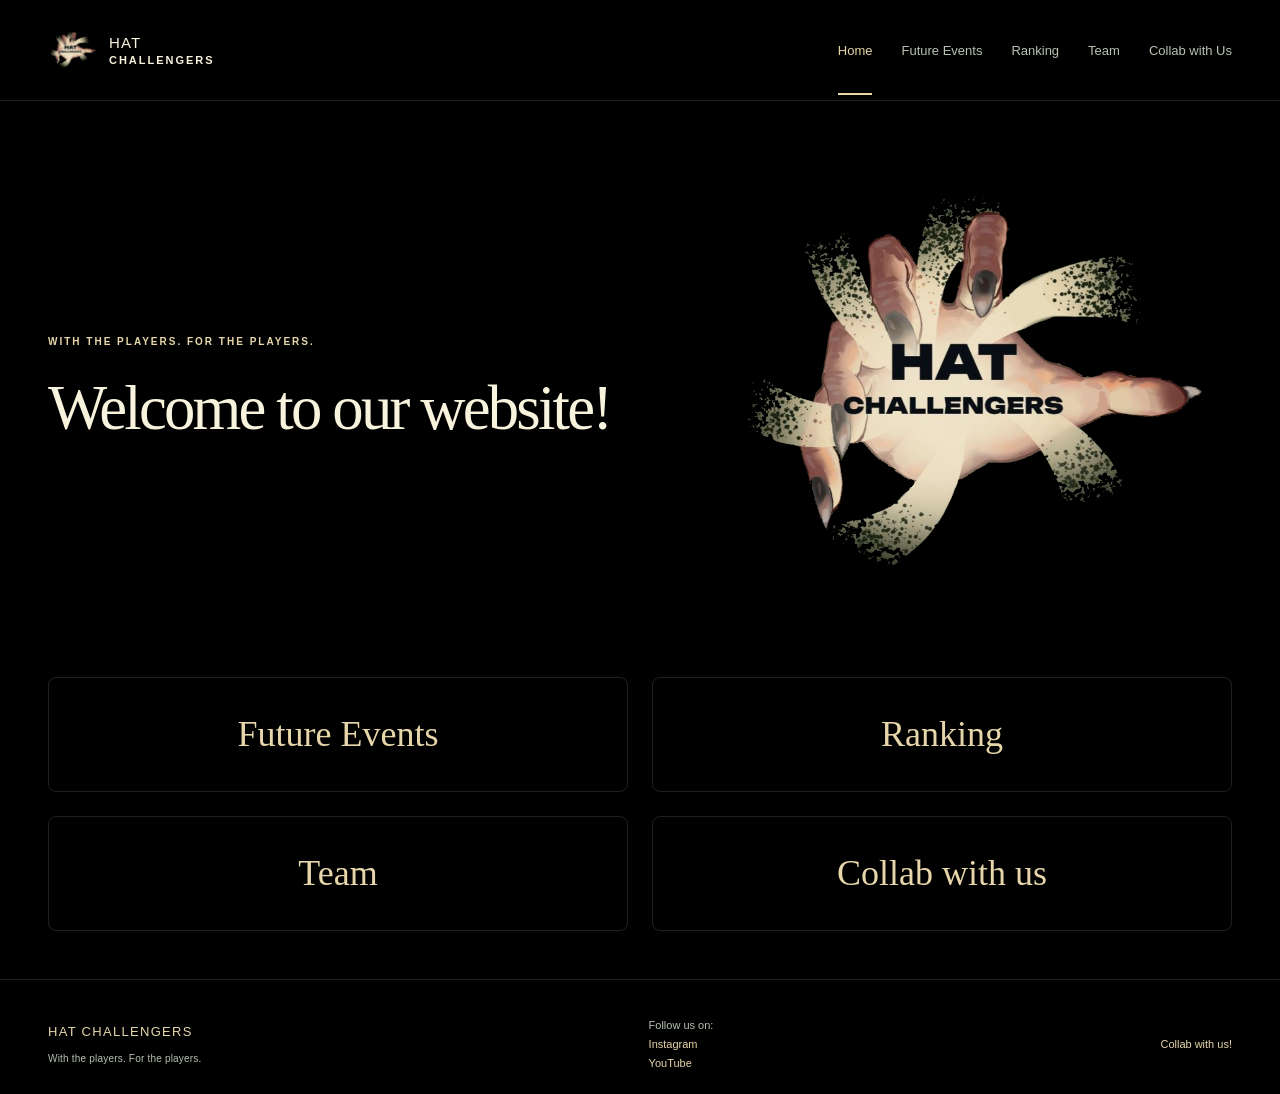
<file: index.html>
<!doctype html>
<html lang="en">
<head>
  <meta charset="utf-8">
  <meta name="viewport" content="width=device-width, initial-scale=1">
  <meta name="description" content="HAT Challengers — tournaments, events, and community dedicated to the Yu-Gi-Oh! HAT format.">
  <meta name="theme-color" content="#18231B">
  <title>HAT Challengers</title>
  <link rel="icon" href="assets/hat-challengers-favicon.png" type="image/png">
  <link rel="stylesheet" href="css/styles.css">
  <link rel="stylesheet" href="css/home.css">
  <script src="js/constants.js?v=2" defer></script>
  <script src="js/main.js" defer></script>
</head>
<body>
  <a class="skip-link" href="#main">Skip to content</a>
  <header class="site-header">
    <div class="container header-inner">
      <a class="brand" href="index.html" aria-label="HAT Challengers home"><img src="assets/logo_challengers_dark.png" alt="" width="48" height="48"><span>HAT <strong>CHALLENGERS</strong></span></a>
      <button class="menu-toggle" aria-expanded="false" aria-controls="navigation" hidden>Menu <span aria-hidden="true">☰</span></button>
      <nav id="navigation" aria-label="Main navigation"><a href="index.html" aria-current="page">Home</a><a href="pages/future-events.html">Future Events</a><a href="pages/ranking.html">Ranking</a><a href="pages/team.html">Team</a><a href="pages/collab.html">Collab with Us</a></nav>
    </div>
  </header>
  <main id="main" class="home-page">
    <section class="container home-hero">
      <div>
        <p class="eyebrow" data-slogan>WITH THE PLAYERS. FOR THE PLAYERS.</p>
        <h1>Welcome to our website!</h1>
      </div>
      <img class="home-logo" src="assets/logo_challengers_dark.png" alt="Circular HAT Challengers logo featuring an outstretched hand" width="773" height="773">
    </section>
    <div class="container home-links">
      <a href="pages/future-events.html">Future Events</a>
      <a href="pages/ranking.html">Ranking</a>
      <a href="pages/team.html">Team</a>
      <a href="pages/collab.html">Collab with us</a>
    </div>
  </main>
  <footer class="site-footer">
    <div class="container footer-inner">
      <a class="footer-brand" href="index.html">HAT CHALLENGERS<span data-slogan></span></a>
      <div class="footer-social">
        <h2>Follow us on:</h2>
        <a href="https://www.instagram.com/hat_challengers/" target="_blank" rel="noopener noreferrer">Instagram</a>
        <a href="https://www.youtube.com/@HatChallengers/streams" target="_blank" rel="noopener noreferrer">YouTube</a>
      </div>
      <a href="pages/collab.html">Collab with us!</a>
    </div>
  </footer>
</body>
</html>
</file>
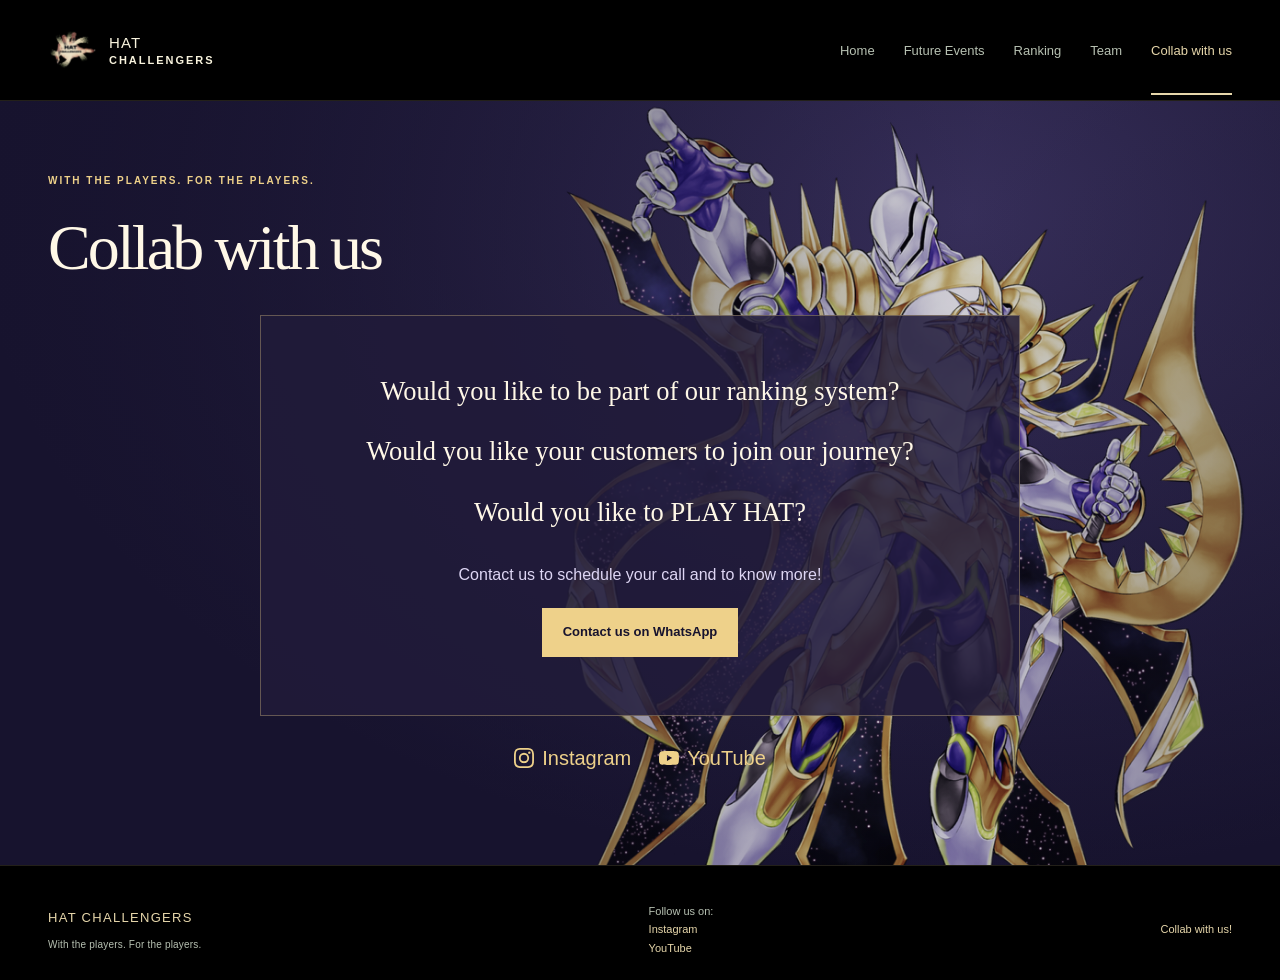
<file: pages/collab.html>
<!doctype html>
<html lang="en">
<head>
  <meta charset="utf-8">
  <meta name="viewport" content="width=device-width, initial-scale=1">
  <meta name="description" content="HAT Challengers — tournaments, events, and community dedicated to the Yu-Gi-Oh! HAT format.">
  <meta name="theme-color" content="#18231B">
  <title>Collab with us | HAT Challengers</title>
  <link rel="icon" href="../assets/hat-challengers-favicon.png" type="image/png">
  <link rel="stylesheet" href="../css/styles.css">
  <link rel="stylesheet" href="../css/collab.css">
  <script src="../js/constants.js?v=2" defer></script>
  <script src="../js/main.js" defer></script>
</head>
<body>
  <a class="skip-link" href="#main">Skip to content</a>
  <header class="site-header">
    <div class="container header-inner">
      <a class="brand" href="../index.html" aria-label="HAT Challengers home"><img src="../assets/logo_challengers_dark.png" alt="" width="48" height="48"><span>HAT <strong>CHALLENGERS</strong></span></a>
      <button class="menu-toggle" aria-expanded="false" aria-controls="navigation" hidden>Menu <span aria-hidden="true">☰</span></button>
      <nav id="navigation" aria-label="Main navigation"><a href="../index.html">Home</a><a href="../pages/future-events.html">Future Events</a><a href="../pages/ranking.html">Ranking</a><a href="../pages/team.html">Team</a><a href="../pages/collab.html" aria-current="page">Collab with us</a></nav>
    </div>
  </header>
  <main id="main" class="collab-page">
    <section class="container page-heading">
      <p class="eyebrow" data-slogan></p>
      <h1>Collab with us</h1>
    </section>
    <div class="container collab-content">
      <div class="collab-box">
        <div class="collab-questions">
          <p>Would you like to be part of our ranking system?</p>
          <p>Would you like your customers to join our journey?</p>
          <p>Would you like to PLAY HAT?</p>
        </div>
        <p class="collab-invitation">Contact us to schedule your call and to know more!</p>
        <a class="button primary" href="https://wa.me/393457853017" target="_blank" rel="noopener noreferrer">Contact us on WhatsApp</a>
      </div>
      <template id="collab-social">
        <div class="collab-social">
          <a target="_blank" rel="noopener noreferrer">
            <svg aria-hidden="true" width="20" height="20" viewBox="0 0 24 24" fill="currentColor">
              <path d="M12 2.16c3.2 0 3.58.01 4.85.07 3.25.15 4.77 1.69 4.92 4.92.06 1.27.07 1.65.07 4.85s-.01 3.58-.07 4.85c-.15 3.23-1.67 4.77-4.92 4.92-1.27.06-1.65.07-4.85.07s-3.58-.01-4.85-.07c-3.26-.15-4.77-1.7-4.92-4.92-.06-1.27-.07-1.65-.07-4.85s.01-3.58.07-4.85c.15-3.23 1.67-4.77 4.92-4.92 1.27-.06 1.65-.07 4.85-.07ZM12 0C8.74 0 8.33.01 7.05.07 2.69.27.27 2.69.07 7.05.01 8.33 0 8.74 0 12s.01 3.67.07 4.95c.2 4.36 2.62 6.78 6.98 6.98 1.28.06 1.69.07 4.95.07s3.67-.01 4.95-.07c4.36-.2 6.78-2.62 6.98-6.98.06-1.28.07-1.69.07-4.95s-.01-3.67-.07-4.95c-.2-4.36-2.62-6.78-6.98-6.98C15.67.01 15.26 0 12 0Zm0 5.84a6.16 6.16 0 1 0 0 12.32 6.16 6.16 0 0 0 0-12.32ZM12 16a4 4 0 1 1 0-8 4 4 0 0 1 0 8Zm6.41-11.85a1.44 1.44 0 1 0 0 2.88 1.44 1.44 0 0 0 0-2.88Z"/>
            </svg>
            Instagram
          </a>
          <a target="_blank" rel="noopener noreferrer">
            <svg aria-hidden="true" width="20" height="20" viewBox="0 0 24 24" fill="currentColor">
              <path fill-rule="evenodd" d="M23.5 6.19a3.02 3.02 0 0 0-2.12-2.13C19.5 3.55 12 3.55 12 3.55s-7.5 0-9.38.5A3.02 3.02 0 0 0 .5 6.2C0 8.07 0 12 0 12s0 3.93.5 5.81a3.02 3.02 0 0 0 2.12 2.13c1.88.51 9.38.51 9.38.51s7.5 0 9.38-.5a3.02 3.02 0 0 0 2.12-2.14c.5-1.88.5-5.81.5-5.81s0-3.93-.5-5.81ZM9.55 15.57V8.43L15.82 12l-6.27 3.57Z"/>
            </svg>
            YouTube
          </a>
        </div>
      </template>
    </div>
  </main>
  <footer class="site-footer">
    <div class="container footer-inner">
      <a class="footer-brand" href="../index.html">HAT CHALLENGERS<span data-slogan></span></a>
      <div class="footer-social">
        <h2>Follow us on:</h2>
        <a href="https://www.instagram.com/hat_challengers/" target="_blank" rel="noopener noreferrer">Instagram</a>
        <a href="https://www.youtube.com/@HatChallengers/streams" target="_blank" rel="noopener noreferrer">YouTube</a>
      </div>
      <a href="../pages/collab.html">Collab with us!</a>
    </div>
  </footer>
  <script>
    const socialTemplate = document.querySelector('#collab-social');
    const footerLinks = Array.from(document.querySelectorAll('.footer-social a[href]'));
    const socialLinks = socialTemplate.content.cloneNode(true);

    for (const link of socialLinks.querySelectorAll('a')) {
      const footerLink = footerLinks.find((item) => item.textContent.trim() === link.textContent.trim());
      if (footerLink) {
        link.href = footerLink.href;
      } else {
        link.remove();
      }
    }

    socialTemplate.replaceWith(socialLinks);
  </script>
</body>
</html>
</file>
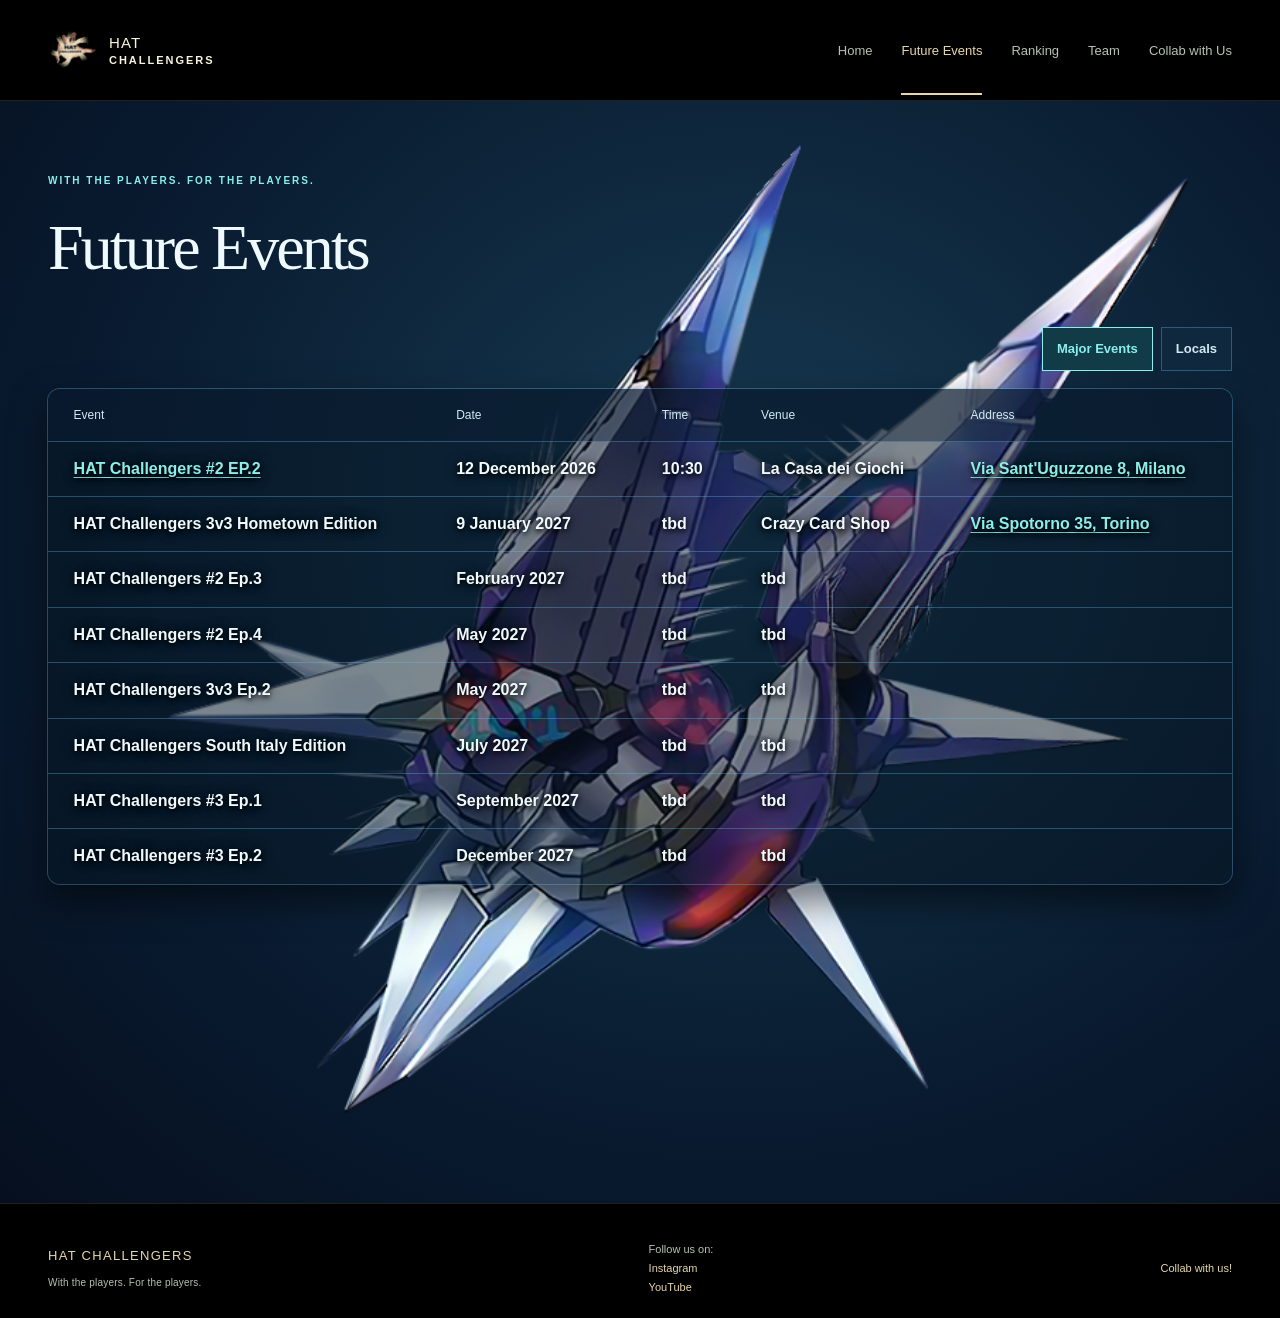
<file: pages/future-events.html>
<!doctype html>
<html lang="en">
<head>
  <meta charset="utf-8">
  <meta name="viewport" content="width=device-width, initial-scale=1">
  <meta name="description" content="HAT Challengers — tournaments, events, and community dedicated to the Yu-Gi-Oh! HAT format.">
  <meta name="theme-color" content="#18231B">
  <title>Future Events | HAT Challengers</title>
  <link rel="icon" href="../assets/hat-challengers-favicon.png" type="image/png">
  <link rel="stylesheet" href="../css/styles.css">
  <link rel="stylesheet" href="../css/ranking.css">
  <link rel="stylesheet" href="../css/events.css">
  <script src="../js/constants.js?v=2" defer></script>
  <script src="../js/main.js" defer></script>
  <script type="module" src="../js/events.js"></script>
</head>
<body>
  <a class="skip-link" href="#main">Skip to content</a>
  <header class="site-header">
    <div class="container header-inner">
      <a class="brand" href="../index.html" aria-label="HAT Challengers home"><img src="../assets/logo_challengers_dark.png" alt="" width="48" height="48"><span>HAT <strong>CHALLENGERS</strong></span></a>
      <button class="menu-toggle" aria-expanded="false" aria-controls="navigation" hidden>Menu <span aria-hidden="true">☰</span></button>
      <nav id="navigation" aria-label="Main navigation"><a href="../index.html">Home</a><a href="../pages/future-events.html" aria-current="page">Future Events</a><a href="../pages/ranking.html">Ranking</a><a href="../pages/team.html">Team</a><a href="../pages/collab.html">Collab with Us</a></nav>
    </div>
  </header>
  <main id="main" class="events-page">
    <img class="events-art" src="../assets/honor_arc.png" alt="" width="922" height="784">
    <section class="container page-heading">
      <p class="eyebrow" data-slogan></p>
      <h1>Future Events</h1>
    </section>
    <section class="container content-section" aria-label="Upcoming events">
      <div class="ranking-options events-options" role="group" aria-label="Event category">
        <button type="button" data-category="major" aria-controls="events-table" aria-pressed="true">Major Events</button>
        <button type="button" data-category="local" aria-controls="events-table" aria-pressed="false">Locals</button>
      </div>
      <div class="table-scroll ranking-backdrop events-backdrop" tabindex="0" role="region" aria-label="Upcoming events table">
        <table class="events-table" id="events-table">
          <caption class="sr-only">Upcoming HAT Challengers events</caption>
          <thead>
            <tr>
              <th scope="col">Event</th>
              <th scope="col">Date</th>
              <th scope="col">Time</th>
              <th scope="col">Venue</th>
              <th scope="col">Address</th>
            </tr>
          </thead>
          <tbody></tbody>
        </table>
      </div>
      <noscript><p class="content-note">Enable JavaScript to view upcoming events.</p></noscript>
    </section>
  </main>
  <footer class="site-footer">
    <div class="container footer-inner">
      <a class="footer-brand" href="../index.html">HAT CHALLENGERS<span data-slogan></span></a>
      <div class="footer-social">
        <h2>Follow us on:</h2>
        <a href="https://www.instagram.com/hat_challengers/" target="_blank" rel="noopener noreferrer">Instagram</a>
        <a href="https://www.youtube.com/@HatChallengers/streams" target="_blank" rel="noopener noreferrer">YouTube</a>
      </div>
      <a href="../pages/collab.html">Collab with us!</a>
    </div>
  </footer>
</body>
</html>
</file>
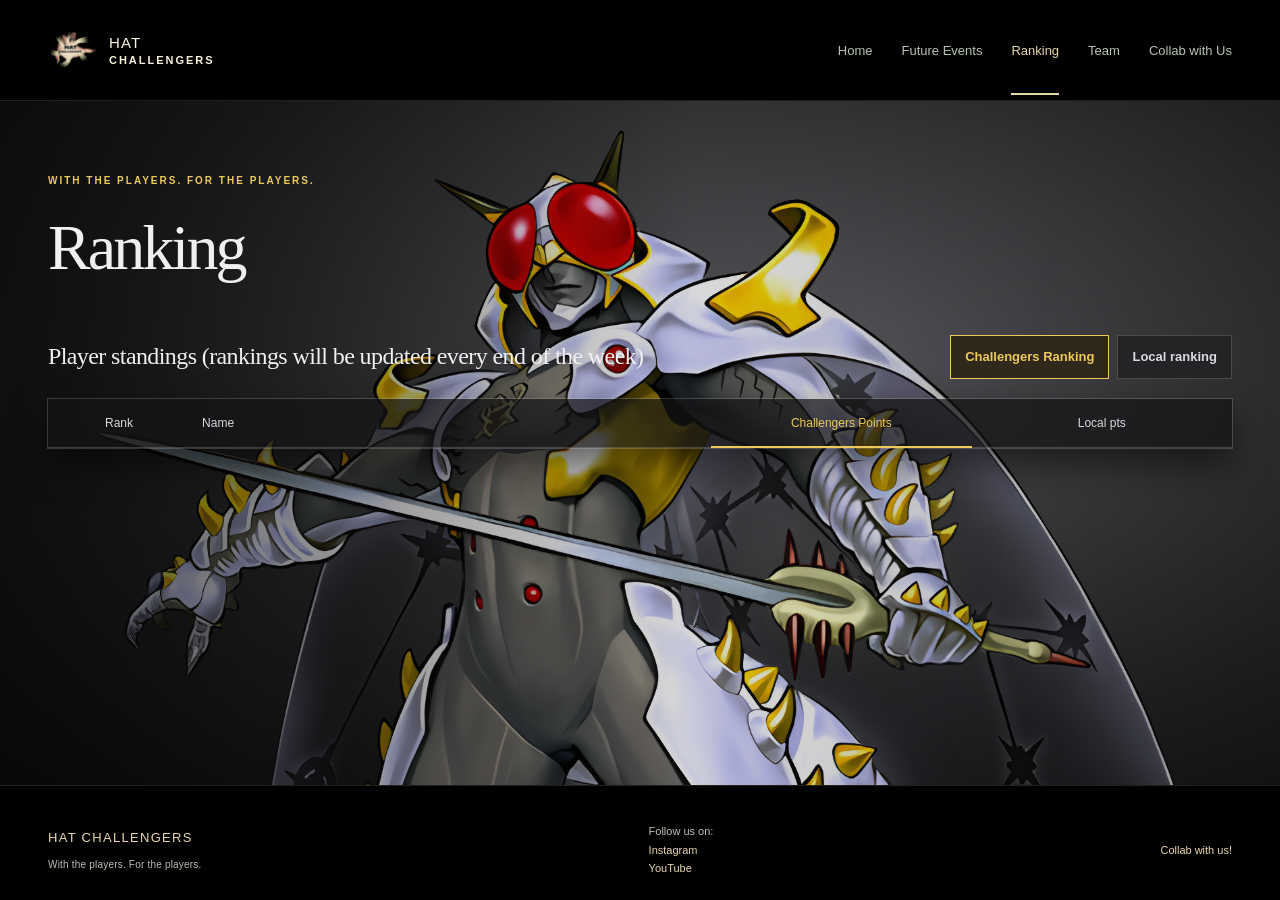
<file: pages/ranking.html>
<!doctype html>
<html lang="en">
<head>
  <meta charset="utf-8">
  <meta name="viewport" content="width=device-width, initial-scale=1">
  <meta name="description" content="HAT Challengers — tournaments, events, and community dedicated to the Yu-Gi-Oh! HAT format.">
  <meta name="theme-color" content="#18231B">
  <title>Ranking | HAT Challengers</title>
  <link rel="icon" href="../assets/hat-challengers-favicon.png" type="image/png">
  <link rel="stylesheet" href="../css/styles.css">
  <link rel="stylesheet" href="../css/ranking.css">
  <script src="../js/constants.js?v=2" defer></script>
  <script src="../js/main.js" defer></script>
  <script type="module" src="../js/ranking.js"></script>
</head>
<body>
  <a class="skip-link" href="#main">Skip to content</a>
  <header class="site-header">
    <div class="container header-inner">
      <a class="brand" href="../index.html" aria-label="HAT Challengers home"><img src="../assets/logo_challengers_dark.png" alt="" width="48" height="48"><span>HAT <strong>CHALLENGERS</strong></span></a>
      <button class="menu-toggle" aria-expanded="false" aria-controls="navigation" hidden>Menu <span aria-hidden="true">☰</span></button>
      <nav id="navigation" aria-label="Main navigation"><a href="../index.html">Home</a><a href="../pages/future-events.html">Future Events</a><a href="../pages/ranking.html" aria-current="page">Ranking</a><a href="../pages/team.html">Team</a><a href="../pages/collab.html">Collab with Us</a></nav>
    </div>
  </header>
  <main id="main" class="ranking-page">
    <section class="container page-heading">
      <p class="eyebrow" data-slogan></p>
      <h1>Ranking</h1>
    </section>
    <section class="container content-section" aria-labelledby="standings-heading">
      <div class="panel-heading">
        <h2 id="standings-heading">Player standings (rankings will be updated every end of the week)</h2>
        <div class="ranking-options" role="group" aria-label="Ranking type">
          <button type="button" data-points="challengerPts" aria-pressed="true">Challengers Ranking</button>
          <button type="button" data-points="localPts" aria-pressed="false">Local ranking</button>
        </div>
      </div>
      <div class="table-scroll ranking-backdrop">
        <table class="ranking-table">
          <caption class="sr-only">HAT Challengers player standings</caption>
          <thead>
            <tr>
              <th scope="col">Rank</th>
              <th scope="col">Name</th>
              <th scope="col" data-points="challengerPts" aria-sort="descending">Challengers Points</th>
              <th scope="col" data-points="localPts">Local pts</th>
            </tr>
          </thead>
          <tbody></tbody>
        </table>
      </div>
      <noscript><p class="content-note">Enable JavaScript to view player standings.</p></noscript>
    </section>
  </main>
  <footer class="site-footer">
    <div class="container footer-inner">
      <a class="footer-brand" href="../index.html">HAT CHALLENGERS<span data-slogan></span></a>
      <div class="footer-social">
        <h2>Follow us on:</h2>
        <a href="https://www.instagram.com/hat_challengers/" target="_blank" rel="noopener noreferrer">Instagram</a>
        <a href="https://www.youtube.com/@HatChallengers/streams" target="_blank" rel="noopener noreferrer">YouTube</a>
      </div>
      <a href="../pages/collab.html">Collab with us!</a>
    </div>
  </footer>
</body>
</html>
</file>
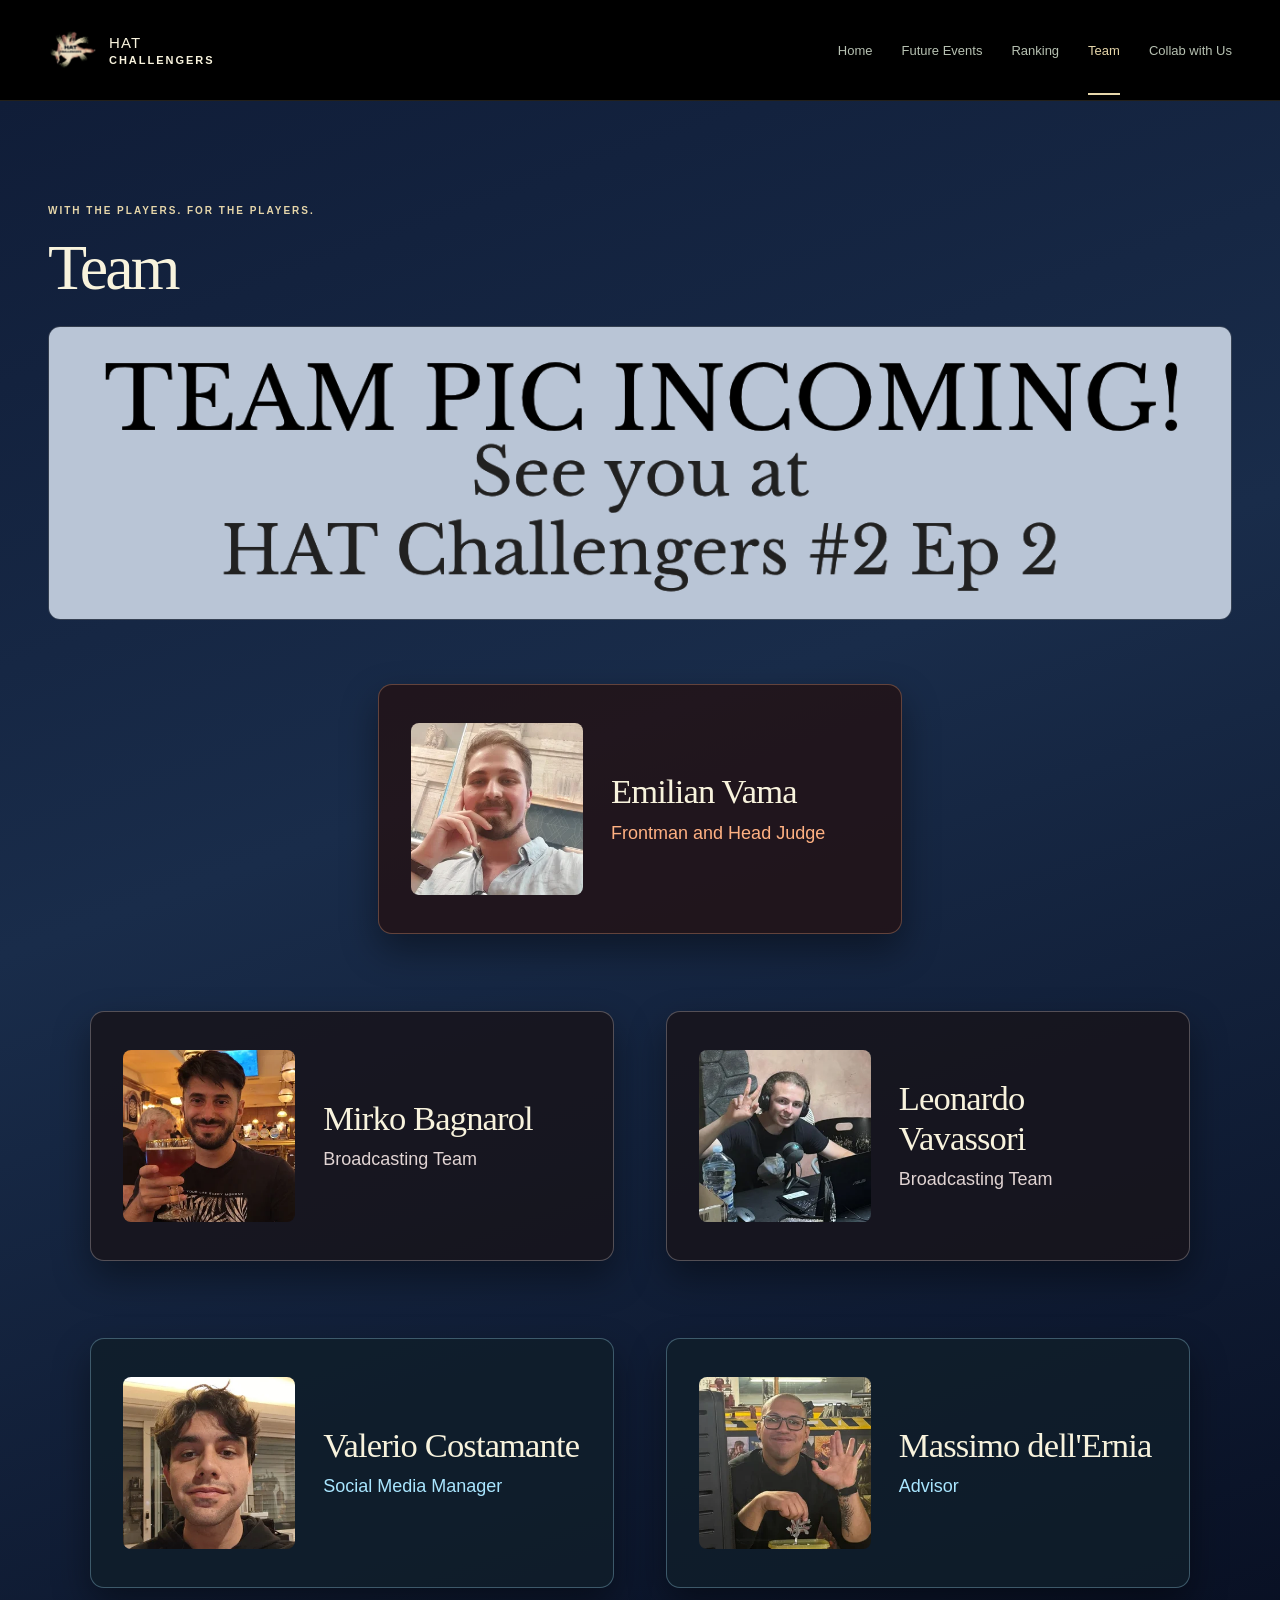
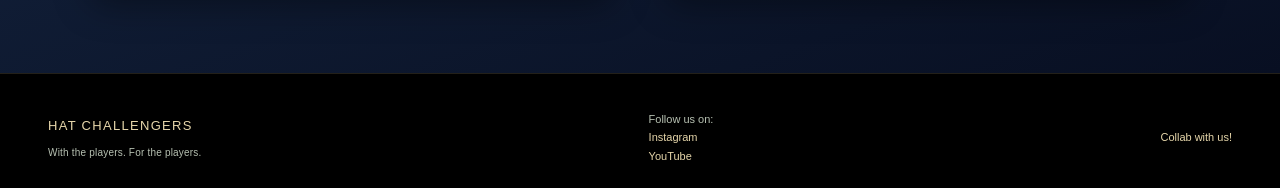
<file: pages/team.html>
<!doctype html>
<html lang="en">
<head>
  <meta charset="utf-8">
  <meta name="viewport" content="width=device-width, initial-scale=1">
  <meta name="description" content="HAT Challengers — tournaments, events, and community dedicated to the Yu-Gi-Oh! HAT format.">
  <meta name="theme-color" content="#18231B">
  <title>Team | HAT Challengers</title>
  <link rel="icon" href="../assets/hat-challengers-favicon.png" type="image/png">
  <link rel="stylesheet" href="../css/styles.css">
  <link rel="stylesheet" href="../css/team.css">
  <script src="../js/constants.js?v=2" defer></script>
  <script src="../js/main.js" defer></script>
  <script src="../js/team.js" defer></script>
</head>
<body>
  <a class="skip-link" href="#main">Skip to content</a>
  <header class="site-header">
    <div class="container header-inner">
      <a class="brand" href="../index.html" aria-label="HAT Challengers home"><img src="../assets/logo_challengers_dark.png" alt="" width="48" height="48"><span>HAT <strong>CHALLENGERS</strong></span></a>
      <button class="menu-toggle" aria-expanded="false" aria-controls="navigation" hidden>Menu <span aria-hidden="true">☰</span></button>
      <nav id="navigation" aria-label="Main navigation"><a href="../index.html">Home</a><a href="../pages/future-events.html">Future Events</a><a href="../pages/ranking.html">Ranking</a><a href="../pages/team.html" aria-current="page">Team</a><a href="../pages/collab.html">Collab with Us</a></nav>
    </div>
  </header>
  <main id="main" class="team-page">
    <div class="container">
      <div class="page-heading team-heading">
        <p class="eyebrow" data-slogan></p>
        <h1>Team</h1>
      </div>
      <img class="team-banner" src="../assets/team/team_pic.jpg" alt="" width="4032" height="3024">
      <div class="team-composition">
        <div class="team-profiles"></div>
        <noscript><p>Enable JavaScript to view the team roster.</p></noscript>
        <template id="team-profile-template">
          <article class="team-profile">
            <img class="team-portrait" alt="" width="300" height="300">
            <div>
              <h2></h2>
              <p></p>
            </div>
          </article>
        </template>
      </div>
    </div>
  </main>
  <footer class="site-footer">
    <div class="container footer-inner">
      <a class="footer-brand" href="../index.html">HAT CHALLENGERS<span data-slogan></span></a>
      <div class="footer-social">
        <h2>Follow us on:</h2>
        <a href="https://www.instagram.com/hat_challengers/" target="_blank" rel="noopener noreferrer">Instagram</a>
        <a href="https://www.youtube.com/@HatChallengers/streams" target="_blank" rel="noopener noreferrer">YouTube</a>
      </div>
      <a href="../pages/collab.html">Collab with us!</a>
    </div>
  </footer>
</body>
</html>
</file>
<file: css/styles.css>
:root{color-scheme:dark;--bg:#18231b;--surface:#1d2b21;--green:#8cc78c;--gold:#e6d6aa;--ivory:#f8f3dd;--muted:#b7c1b2;--line:#e6d6aa26}*{box-sizing:border-box}html{scroll-behavior:smooth}body{margin:0;min-height:100vh;min-height:100dvh;display:flex;flex-direction:column;background:radial-gradient(ellipse at 75% 18%,#355c4233,transparent 48%),var(--bg);color:var(--ivory);font-family:Arial,Helvetica,sans-serif;font-size:16px;line-height:1.7}body>main{flex:1 0 auto}a{color:inherit;text-decoration:none}button{font:inherit}img{max-width:100%;height:auto;display:block}h1,h2,h3,p{margin:0}h1,h2,h3{font-family:Georgia,'Times New Roman',serif;font-weight:400;line-height:1.16}h1{font-size:clamp(2.8rem,5.3vw,5rem);letter-spacing:-.045em}h2{font-size:clamp(1.9rem,3vw,2.7rem);letter-spacing:-.025em}h3{font-size:1.6rem}p+p{margin-top:1rem}a,button{touch-action:manipulation}a:focus-visible,button:focus-visible{outline:2px solid var(--gold);outline-offset:6px}.container{width:min(1240px,calc(100% - 96px));margin-inline:auto}.site-header{border-bottom:1px solid var(--line);background:#000000}.header-inner{min-height:100px;display:flex;align-items:center;justify-content:space-between;gap:30px}.brand{display:flex;align-items:center;gap:13px;flex-shrink:0}.brand img{width:48px;height:auto}.brand>span{font-size:15px;letter-spacing:.08em;line-height:1.3}.brand strong{display:block;font-size:11px;letter-spacing:.18em}nav{display:flex;gap:29px;align-items:center}nav a{font-size:13px;color:var(--muted);padding:35px 0 31px;border-bottom:2px solid transparent;transition:color .2s,border-color .2s}nav a:hover,nav a[aria-current]{color:var(--gold);border-color:var(--gold)}.menu-toggle{background:none;border:1px solid var(--line);color:var(--ivory);padding:7px 12px}.eyebrow{font-size:10px;font-weight:bold;letter-spacing:.2em;color:var(--green);margin-bottom:22px;line-height:1.6}.eyebrow>span{display:inline-block;width:6px;height:6px;background:var(--green);border-radius:50%;margin-right:8px;box-shadow:0 0 12px #8cc78c66}.lead{font-size:16px;line-height:1.8;color:var(--muted);max-width:550px;margin-top:25px}.button{display:inline-flex;justify-content:space-between;align-items:center;gap:28px;padding:13px 21px;font-size:13px;font-weight:bold;transition:background .2s,transform .2s}.primary{background:var(--gold);color:var(--bg)}.primary:hover{background:var(--ivory);transform:translateY(-2px)}.site-footer{border-top:1px solid var(--line);background:#000000;padding:36px 0 22px}.footer-inner{display:flex;align-items:center;justify-content:space-between;gap:30px}.footer-brand{font-size:13px;letter-spacing:.1em;color:var(--gold)}.footer-brand span{display:block;font-size:10px;letter-spacing:.02em;color:var(--muted);margin-top:7px}.footer-social{display:grid;font-size:11px;color:var(--muted)}.footer-social h2{font:inherit;letter-spacing:normal}.footer-social a{justify-self:start;color:var(--gold)}.footer-social a:hover{color:var(--ivory)}.footer-inner>a:last-child{font-size:11px;color:var(--gold)}.page-heading{padding-block:72px 30px}.page-heading h1{font-size:clamp(3rem,5vw,4.5rem)}.page-heading .lead{max-width:680px}.content-section{padding-bottom:85px;min-height:400px}.panel-heading{display:flex;justify-content:space-between;align-items:center;gap:20px;border-bottom:1px solid var(--line);padding:20px 0}.panel-heading h2{font-size:1.5rem}.status{font-size:10px;color:var(--green);border:1px solid #8cc78c40;border-radius:20px;padding:4px 12px}.empty-state{padding:65px 22px;text-align:center;border:1px solid var(--line);border-top:0;background:radial-gradient(ellipse at center,#355c4229,transparent 70%)}.empty-symbol{color:var(--gold);font-family:Georgia,serif;font-size:40px;display:block;margin-bottom:18px}.empty-state .eyebrow{margin-bottom:12px}.empty-state h2{font-size:2rem}.empty-state>p:last-child{max-width:530px;margin:18px auto 0;color:var(--muted);font-size:14px}.table-scroll{overflow-x:auto}table{border-collapse:collapse;width:100%;min-width:480px}th{text-align:left;padding:18px 24px;color:var(--gold);font-weight:400;font-size:12px;background:#355c4229;border-bottom:1px solid var(--line)}th:first-child{width:15%}th:nth-child(2){width:45%}td{padding:0}.content-note{font-size:11px;color:var(--muted);margin-top:18px}.callout{display:flex;justify-content:space-between;align-items:center;gap:25px;border:1px solid var(--line);padding:30px;margin-top:30px}.callout p{font-size:13px;color:var(--muted);margin-top:10px}.sr-only,.skip-link:not(:focus){position:absolute;width:1px;height:1px;padding:0;margin:-1px;overflow:hidden;clip-path:inset(50%);white-space:nowrap}.skip-link:focus{position:fixed;top:10px;left:10px;z-index:10;background:var(--gold);color:var(--bg);padding:10px 20px}
@media(min-width:761px){main{animation:arrive .5s ease-out}@keyframes arrive{from{opacity:0;transform:translateY(8px)}to{opacity:1;transform:none}}}
@media(max-width:1000px){.container{width:calc(100% - 56px)}nav{gap:18px}nav a{font-size:12px}.footer-inner{flex-wrap:wrap}}
@media(max-width:760px){.container{width:calc(100% - 40px)}.header-inner{min-height:80px;flex-wrap:wrap;gap:0;padding-block:16px}.brand>span{font-size:13px}.brand img{width:42px}.menu-toggle:not([hidden]){display:block}nav{width:100%;flex-wrap:wrap;gap:0 22px;padding-top:12px}nav a{padding:10px 0;font-size:13px}nav[data-collapsed="true"]{display:none}.page-heading{padding-block:45px 20px}.panel-heading{align-items:flex-start;flex-direction:column;gap:10px}.empty-state{padding:45px 18px}.empty-state h2{font-size:1.7rem}.content-section{padding-bottom:55px}.callout{align-items:flex-start;flex-direction:column;padding:24px}.footer-inner{align-items:flex-start;flex-direction:column;gap:22px}}
@media(prefers-reduced-motion:reduce){html{scroll-behavior:auto}*,*::before,*::after{animation:none!important;transition:none!important}}
</file>
<file: css/home.css>
.home-page {
  background: #000;
  padding-bottom: clamp(24px, 4vw, 48px);
}

.home-hero {
  display: grid;
  grid-template-columns: minmax(0, 1.15fr) minmax(0, 1fr);
  align-items: center;
  gap: clamp(20px, 4vw, 48px);
  padding-block: clamp(28px, 4vw, 48px);
}

.home-hero .eyebrow,
.home-intro {
  color: var(--gold);
}

.home-hero h1 {
  font-size: clamp(2.5rem, 4.9vw, 4.75rem);
}

.home-intro {
  margin-top: 16px;
  font-family: Georgia, 'Times New Roman', serif;
  font-size: clamp(1.125rem, 2vw, 1.5rem);
  line-height: 1.45;
}

.home-logo {
  width: 100%;
  max-width: 480px;
  justify-self: center;
}

.home-links {
  display: grid;
  grid-template-columns: repeat(2, minmax(0, 1fr));
  grid-auto-rows: 1fr;
  gap: clamp(12px, 2vw, 24px);
}

.home-links a {
  display: grid;
  place-items: center;
  min-height: clamp(84px, 9vw, 120px);
  padding: 16px;
  border: 1px solid var(--line);
  border-radius: 8px;
  color: var(--gold);
  font: clamp(1.5rem, 3vw, 2.25rem)/1.2 Georgia, 'Times New Roman', serif;
  text-align: center;
  transition: border-color .2s;
}

.home-links a:hover,
.home-links a:focus-visible {
  border-color: var(--gold);
}

@media (max-width: 760px) {
  .home-hero,
  .home-links {
    grid-template-columns: minmax(0, 1fr);
  }

  .home-logo {
    max-width: min(78vw, 480px);
  }
}
</file>
<file: css/collab.css>
.collab-page {
  --collab-ivory: #fff8e7;
  --collab-lavender: #ded6f4;
  --collab-gold: #eed18a;
  --collab-indigo: #17132e;
  display: flex;
  flex-direction: column;
  padding-bottom: clamp(40px, 7vw, 85px);
  color: var(--collab-ivory);
  background:
    linear-gradient(100deg, #17132ee0, #17132e30 70%, #17132e66),
    url("../assets/pleiades.png") right 4% top / min(56vw, 700px) auto no-repeat,
    radial-gradient(ellipse at 75% 15%, #3e3564, var(--collab-indigo) 72%);
}

.collab-page .eyebrow {
  color: var(--collab-gold);
}

.collab-content {
  margin-block: auto;
}

.collab-box {
  max-width: 760px;
  margin-inline: auto;
  padding: clamp(26px, 5vw, 58px) clamp(12px, 4vw, 48px);
  border: 1px solid #eed18a55;
  background: #211b3ad6;
  container-type: inline-size;
  text-align: center;
}

.collab-questions {
  color: var(--collab-ivory);
  font-family: Georgia, 'Times New Roman', serif;
  font-size: min(2rem, 4cqi);
  line-height: 1.3;
}

.collab-questions p + p {
  margin-top: clamp(16px, 3vw, 26px);
}

.collab-invitation {
  margin-block: clamp(22px, 4vw, 32px) 20px;
  color: var(--collab-lavender);
  font-size: min(1rem, 3.9cqi);
}

.collab-box .primary {
  background: var(--collab-gold);
  color: var(--collab-indigo);
}

.collab-box .primary:hover {
  background: var(--collab-ivory);
}

.collab-box .primary:focus-visible {
  outline-color: var(--collab-gold);
}

.collab-social {
  display: flex;
  flex-wrap: wrap;
  justify-content: center;
  gap: 8px clamp(16px, 5vw, 28px);
  margin-top: 20px;
  color: var(--collab-gold);
}

.collab-social a {
  display: inline-flex;
  align-items: center;
  gap: 8px;
  min-height: 44px;
  font-size: 20px;
  transition: color .2s;
}

.collab-social a:hover,
.collab-social a:focus-visible {
  color: var(--collab-ivory);
}

@media (max-width: 760px) {
  .collab-page {
    background-position: center, center top, center;
    background-size: auto, min(105vw, 490px) auto, auto;
  }
}
</file>
<file: css/ranking.css>
.ranking-page {
  --rank-black: #080809;
  --rank-charcoal: #242426;
  --rank-grey: #66666a;
  --rank-silver: #d9d9df;
  --rank-light: #f0f0f3;
  --rank-gold: #ebc95b;
  --rank-line: #d9d9df36;
  color: var(--rank-light);
  background:
    linear-gradient(90deg, #080809b3, #08080926 54%, #08080955),
    url("../assets/exciton_knight.png") 64% 24px / auto clamp(1050px, 108vw, 1650px) no-repeat,
    radial-gradient(ellipse at 64% 38%, var(--rank-grey), var(--rank-charcoal) 65%, var(--rank-black));
  animation: none;
}

.ranking-page .eyebrow {
  color: var(--rank-gold);
}

.ranking-page .lead,
.ranking-page .content-note {
  color: var(--rank-silver);
}

.ranking-page .panel-heading {
  border-bottom: 0;
}

.ranking-backdrop {
  box-shadow: 0 0 0 1px var(--rank-line), 0 16px 36px #0008;
}

.ranking-options {
  display: flex;
  flex-wrap: wrap;
  gap: 8px;
}

.ranking-options button {
  min-height: 44px;
  padding: 8px 14px;
  border: 1px solid var(--rank-line);
  background: var(--rank-charcoal);
  color: var(--rank-silver);
  cursor: pointer;
  font-size: 13px;
  font-weight: bold;
}

.ranking-options button:hover {
  border-color: var(--rank-silver);
  color: var(--rank-light);
}

.ranking-options button[aria-pressed="true"] {
  background: #30291b;
  color: var(--rank-gold);
  border-color: var(--rank-gold);
}

.ranking-options button:focus-visible {
  outline-color: var(--rank-gold);
}

.ranking-table {
  min-width: 0;
}

.ranking-table th,
.ranking-table td {
  width: auto;
  padding: 14px 12px;
  border: 0;
  vertical-align: middle;
}

.ranking-table thead th {
  background: #141416b8;
  color: var(--rank-silver);
  box-shadow: inset 0 -1px var(--rank-line);
}

.ranking-table thead [aria-sort] {
  color: var(--rank-gold);
  box-shadow: inset 0 -2px var(--rank-gold);
}

.ranking-table tbody {
  font-size: 16px;
  font-weight: 700;
  line-height: 1.4;
  text-shadow: 0 2px 5px #000, 0 0 12px #000a;
}

.ranking-table tbody tr {
  background: #10101282;
}

.ranking-table tbody tr:hover {
  background: #101012a6;
}

.ranking-table tbody tr + tr > * {
  box-shadow: inset 0 1px var(--rank-line);
}

.ranking-table thead th:first-child {
  width: 12%;
}

.ranking-table thead th[data-points] {
  width: 22%;
}

.ranking-table tbody th {
  background: none;
  color: inherit;
  font-size: inherit;
  font-weight: inherit;
  overflow-wrap: anywhere;
}

.ranking-table tr > :first-child,
.ranking-table tr > :nth-child(n+3) {
  text-align: center;
  font-variant-numeric: tabular-nums;
}

.ranking-table tbody tr:nth-child(1) td:first-child {
  color: var(--rank-gold);
}

.ranking-table tbody tr:nth-child(2) td:first-child {
  color: var(--rank-silver);
}

.ranking-table tbody tr:nth-child(3) td:first-child {
  color: #d8aa81;
}

@media (max-width: 760px) {
  .ranking-page {
    background-position: center, 50% 24px, center;
    background-size: auto, auto clamp(740px, 132vw, 1050px), auto;
  }

  .ranking-table th,
  .ranking-table td {
    padding-inline: 5px;
  }

  .ranking-table tbody {
    font-size: 14px;
    line-height: 1.25;
  }

}
</file>
<file: css/events.css>
.events-page {
  --rank-charcoal: #10283d;
  --rank-silver: #d0eaf3;
  --rank-light: #effaff;
  --rank-gold: #8aeee9;
  --rank-line: #6ac3f653;
  --events-art-width: min(102vw, 1479px);
  --events-art-x: 57%;
  --events-art-y: -32px;
  --events-table-header: #091a2db8;
  --events-table-row: #07162482;
  position: relative;
  isolation: isolate;
  overflow: clip;
  min-height: calc(var(--events-art-y) + var(--events-art-width) * 784 / 922 + 24px);
  color: var(--rank-light);
  background: radial-gradient(ellipse at 58% 38%, #173b52, #091b30 62%, #060f1f);
  animation: none;
}

.events-art {
  position: absolute;
  z-index: -1;
  inset-block-start: var(--events-art-y);
  left: var(--events-art-x);
  width: var(--events-art-width);
  max-width: none;
  transform: translateX(-50%);
  pointer-events: none;
}

.events-page .eyebrow {
  color: var(--rank-gold);
}

.events-options {
  justify-content: flex-end;
  margin-block: 12px 18px;
}

.events-options button[aria-pressed="true"] {
  background: #123b48;
}

.events-backdrop {
  border-radius: 12px;
}

.events-backdrop:focus-visible {
  outline: 2px solid var(--rank-gold);
  outline-offset: 4px;
}

.events-table {
  min-width: 580px;
}

.events-table th,
.events-table td {
  width: auto;
  padding: 16px clamp(14px, 2vw, 28px);
  border: 0;
  text-align: left;
}

.events-table thead th {
  color: var(--rank-silver);
  background: var(--events-table-header);
  box-shadow: inset 0 -1px var(--rank-line);
}

.events-table tbody {
  font-size: 1rem;
  font-weight: 700;
  line-height: 1.4;
  text-shadow: 0 2px 5px #000, 0 0 12px #000a;
}

.events-table tbody tr {
  background: var(--events-table-row);
}

.events-table tbody tr + tr {
  border-top: 1px solid var(--rank-line);
}

.events-table tbody th {
  background: none;
  color: inherit;
  font: inherit;
}

.events-table a {
  color: var(--rank-gold);
  text-decoration: underline;
  text-underline-offset: .2em;
}

.events-table a:hover {
  color: var(--rank-light);
}

.events-table a:focus-visible {
  outline: 2px solid var(--rank-gold);
  outline-offset: 2px;
}

@media (max-width: 760px) {
  .events-page {
    --events-art-width: min(119vw, 807.5px);
    --events-art-x: 56%;
    --events-art-y: 95px;
  }
}
</file>
<file: css/team.css>
.team-page {
  --team-banner-height: clamp(150px, 23vw, 320px);
  padding-block: clamp(20px, 3vw, 40px) clamp(55px, 7vw, 85px);
  background: linear-gradient(160deg, #101d38, #192c4a 42%, #080f22);
  animation: none;
}

.team-banner {
  width: 100%;
  height: var(--team-banner-height);
  object-fit: cover;
  object-position: center 55%;
  border: 1px solid var(--line);
  border-radius: 12px;
}

.team-heading {
  padding-block: clamp(34px, 5vw, 64px) 20px;
}

.team-heading .eyebrow {
  color: var(--gold);
  margin-bottom: 12px;
}

.team-composition {
  padding-block-start: clamp(28px, 5vw, 64px);
}

.team-profiles {
  --team-card-gap: clamp(20px, 4vw, 56px);
  display: grid;
  grid-template-columns: repeat(2, minmax(0, 1fr));
  grid-auto-rows: 1fr;
  gap: clamp(44px, 6vw, 84px) var(--team-card-gap);
  width: min(100%, 1100px);
  margin-inline: auto;
}

.team-profile {
  --team-accent: #e1d4d3;
  --team-panel: #18151cd9;
  display: grid;
  grid-template-columns: minmax(0, 2fr) minmax(0, 3fr);
  align-items: center;
  gap: clamp(16px, 2.2vw, 30px);
  min-height: clamp(194px, 20vw, 250px);
  padding: clamp(18px, 2.5vw, 32px);
  border: 1px solid color-mix(in srgb, var(--team-accent) 30%, transparent);
  border-radius: 14px;
  background: var(--team-panel);
  box-shadow: 0 16px 36px #0006;
  overflow-wrap: anywhere;
}

.team-profile:first-child {
  --team-accent: #ffb182;
  --team-panel: #231316d6;
  grid-column: 1 / -1;
  justify-self: center;
  width: calc((100% - var(--team-card-gap)) / 2);
}

.team-profile:nth-child(n + 4) {
  --team-accent: #a9e6ff;
  --team-panel: #101e2ad6;
}

.team-portrait {
  width: 100%;
  aspect-ratio: 1;
  object-fit: cover;
  border-radius: 8px;
}

.team-profile h2 {
  font-size: clamp(1.57rem, 2.7vw, 2.4rem);
}

.team-profile p {
  margin-top: 8px;
  color: var(--team-accent);
  font-size: 1.125rem;
  line-height: 1.5;
}

@media (max-width: 760px) {
  .team-profiles {
    grid-template-columns: minmax(0, 1fr);
    gap: 24px;
    max-width: 530px;
  }

  .team-profile {
    grid-template-columns: minmax(0, 1fr) minmax(0, 1.6fr);
    min-height: 160px;
  }

  .team-profile:first-child {
    width: 100%;
  }
}
</file>
